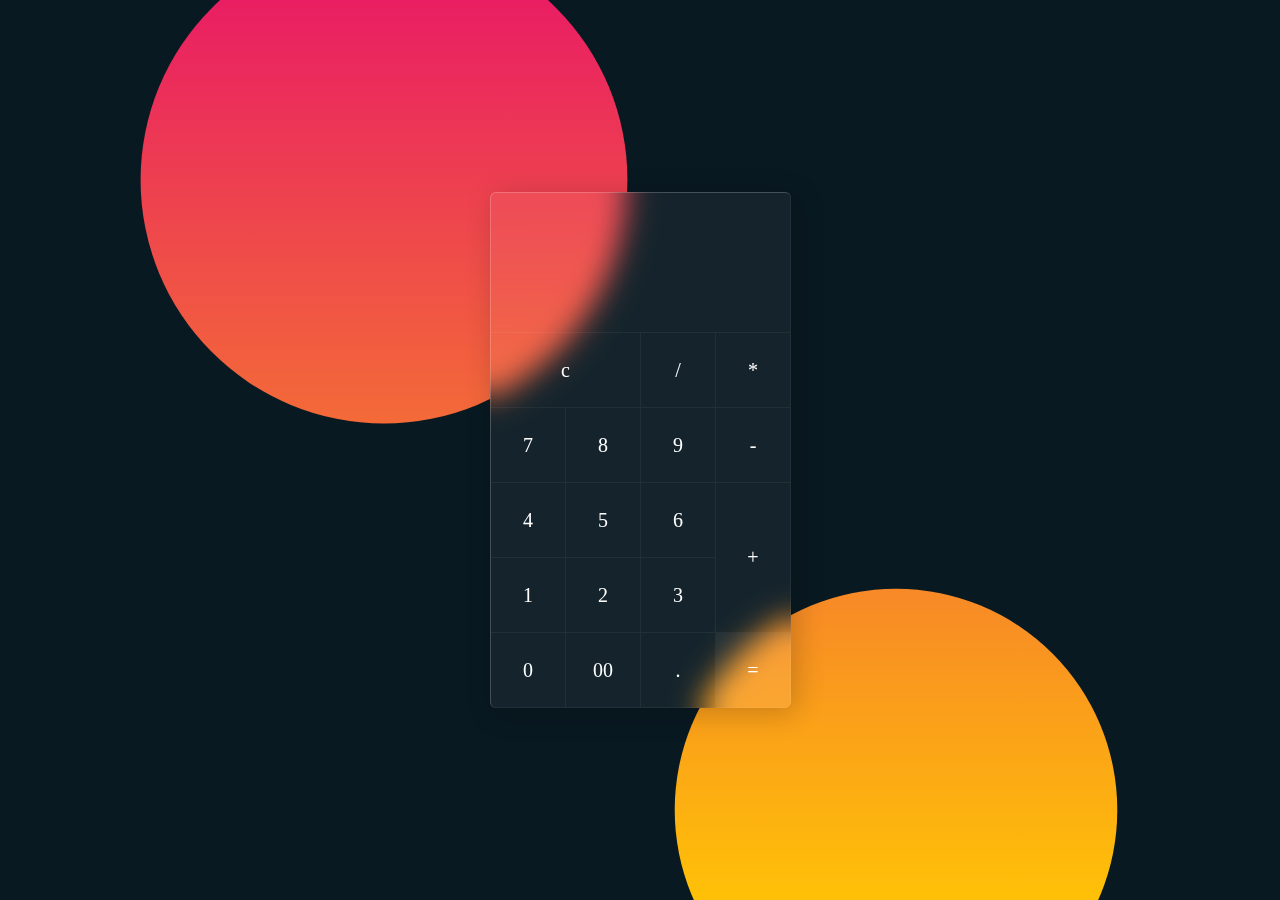
<file: calculator+glassmorphsim/index.html>
<!DOCTYPE html>
<html lang="en">
<head>
  <meta charset="UTF-8">
  <meta http-equiv="X-UA-Compatible" content="IE=edge">
  <meta name="viewport" content="width=device-width, initial-scale=1.0">
  <link rel="stylesheet" href="style.css">
  <title>Calculator</title>
</head>
<body>
  <div class="container">
    <form name="calc" class="calculator">
      <input type="text" readonly class="value" name="txt"/>
      <span class="num clear" onclick="calc.txt.value =''">c</span>
      <span class="num" onclick="document.calc.txt.value += '/'">/</span>
      <span class="num" onclick="document.calc.txt.value += '*'">*</span>
      <span class="num" onclick="document.calc.txt.value += '7'">7</span>
      <span class="num" onclick="document.calc.txt.value += '8'">8</span>
      <span class="num" onclick="document.calc.txt.value += '9'">9</span>
      <span class="num" onclick="document.calc.txt.value += '-'">-</span>
      <span class="num" onclick="document.calc.txt.value += '4'">4</span>
      <span class="num" onclick="document.calc.txt.value += '5'">5</span>
      <span class="num" onclick="document.calc.txt.value += '6'">6</span>
      <span class="num plus" onclick="document.calc.txt.value += '+'">+</span>
      <span class="num" onclick="document.calc.txt.value += '1'">1</span>
      <span class="num" onclick="document.calc.txt.value += '2'">2</span>
      <span class="num" onclick="document.calc.txt.value += '3'">3</span>
      <span class="num" onclick="document.calc.txt.value += '0'">0</span>
      <span class="num" onclick="document.calc.txt.value += '00'">00</span>
      <span class="num" onclick="document.calc.txt.value += '.'">.</span>
      <span class="num equal" onclick="document.calc.txt.value = eval(calc.txt.value)">=</span>

    </form>
  </div>
</body>
<script src="script.js"></script>
<script>
  VanillaTilt.init(document.querySelector(".container"), {
      max: 15,
      speed: 400,
      glare: true,
      "max-glare":0.2,
    });
</script>
</html>
</file>
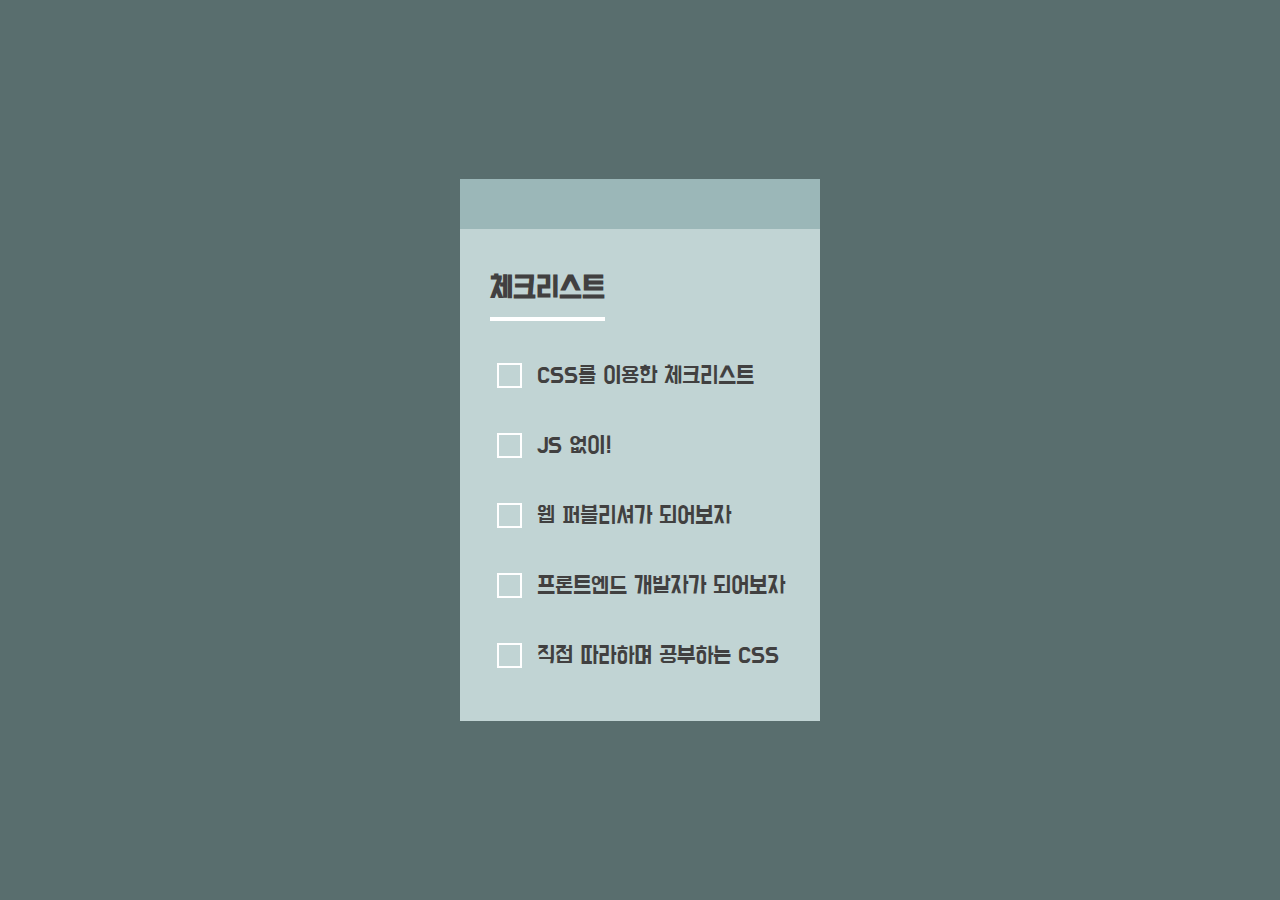
<file: custom Checkbox/index.html>
<!DOCTYPE html>
<html lang="en">
<head>
  <meta charset="UTF-8">
  <meta http-equiv="X-UA-Compatible" content="IE=edge">
  <meta name="viewport" content="width=device-width, initial-scale=1.0">
  <title>Checkbox</title>
  <link rel="preconnect" href="https://fonts.googleapis.com">
  <link rel="preconnect" href="https://fonts.gstatic.com" crossorigin>
  <link href="https://fonts.googleapis.com/css2?family=Do+Hyeon&display=swap" rel="stylesheet">
  <link rel="stylesheet" href="style.css">
</head>
<body>
  <div class="list">
    <h2>체크리스트</h2>
    <label>
      <input type="checkbox" name="">
      <i></i>
      <span>CSS를 이용한 체크리스트</span>
    </label>
    <label>
      <input type="checkbox" name="">
      <i></i>
      <span>JS 없이!</span>
    </label>
    <label>
      <input type="checkbox" name="">
      <i></i>
      <span>웹 퍼블리셔가 되어보자</span>
    </label>
    <label>
      <input type="checkbox" name="">
      <i></i>
      <span>프론트엔드 개발자가 되어보자</span>
    </label>
    <label>
      <input type="checkbox" name="">
      <i></i>
      <span>직접 따라하며 공부하는 CSS</span>
    </label>
  </div>
</body>
</html>
</file>
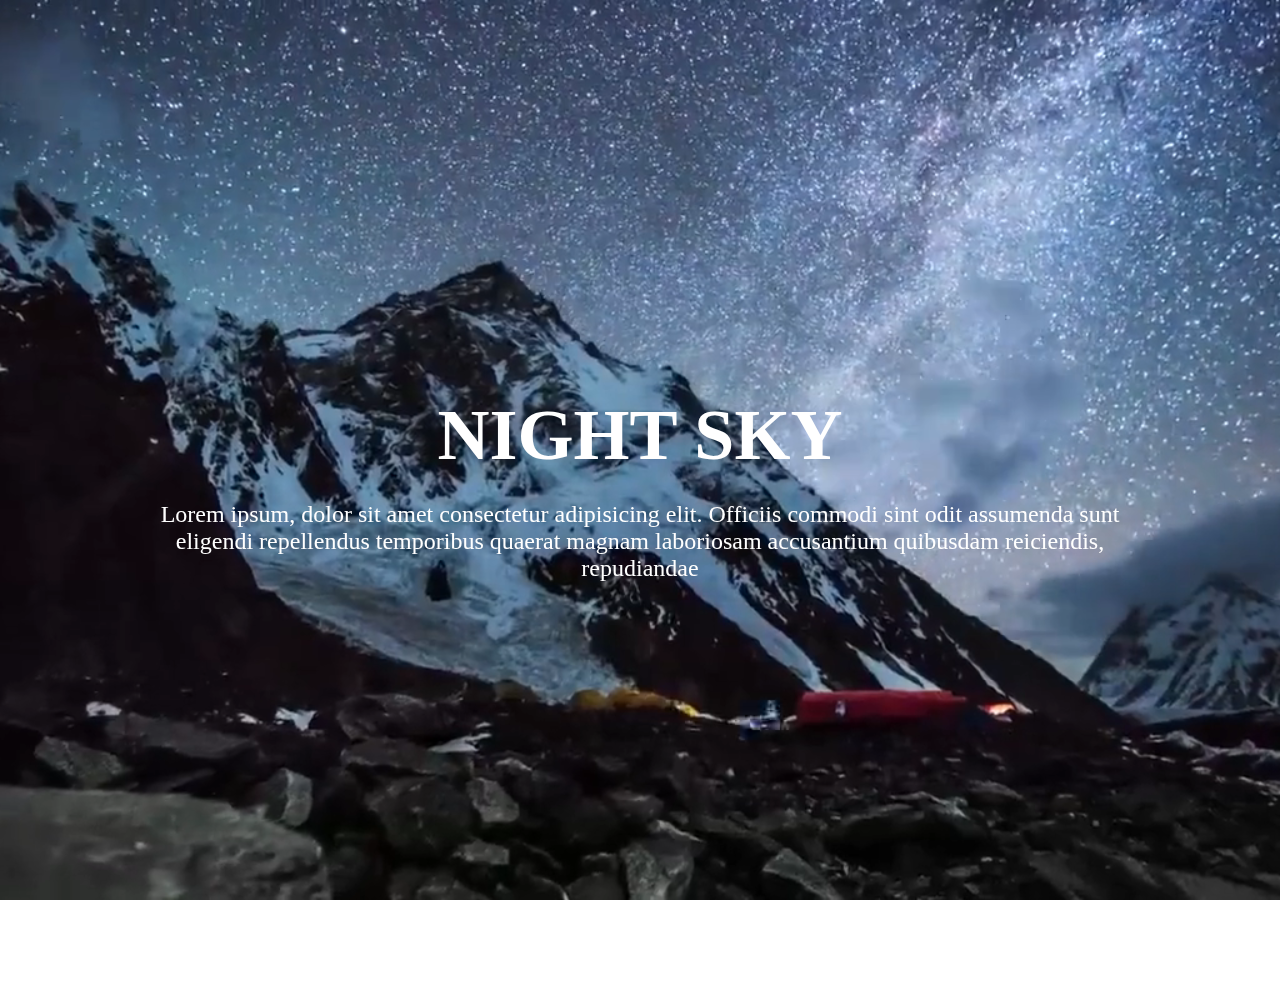
<file: fullscreen video banner/index.html>
<!DOCTYPE html>
<html lang="en">
<head>
  <meta charset="UTF-8">
  <meta http-equiv="X-UA-Compatible" content="IE=edge">
  <meta name="viewport" content="width=device-width, initial-scale=1.0">
  <title>Video Banner</title>
  <link rel="stylesheet" href="style.css">
</head>
<body>
  <div class="banner">
    <video autoplay muted loop>
      <source src="./video/Time Lapse Video Of Night Sky.mp4">
    </video>
    <div class="content">
      <h1>Night Sky</h1>
      <p>Lorem ipsum, dolor sit amet consectetur adipisicing elit. Officiis commodi sint odit assumenda sunt eligendi repellendus temporibus quaerat magnam laboriosam accusantium quibusdam reiciendis, repudiandae</p>
    </div>
  </div>
</body>
</html>
</file>
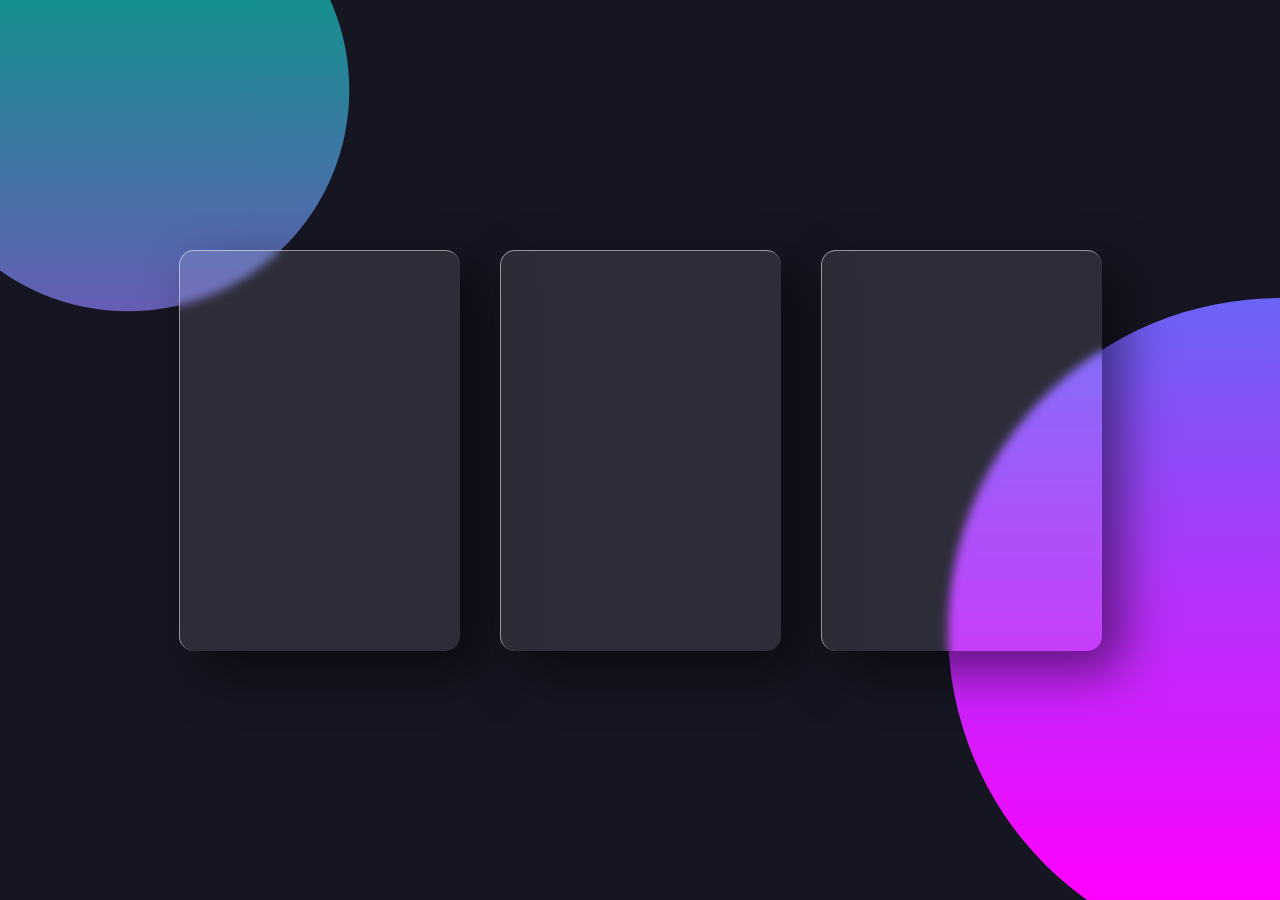
<file: glassmorphism/index.html>
<!DOCTYPE html>
<html lang="en">
<head>
  <meta charset="UTF-8">
  <meta http-equiv="X-UA-Compatible" content="IE=edge">
  <meta name="viewport" content="width=device-width, initial-scale=1.0">
  <title>Glassmorphism</title>
  <link rel="stylesheet" href="style.css">
</head>
<body>
  <div class="container">
    <div class="card">
      <div class="content">
        <h2>01</h2>
        <h3>Carde One</h3>
        <p>Lorem ipsum dolor sit amet consectetur adipisicing elit. Aliquam quaerat possimus cum autem, eaque recusandae soluta ipsam fugit nemo quis quia voluptatem</p>
        <a href="#">Read More</a>
      </div>
    </div>
    <div class="card">
      <div class="content">
        <h2>02</h2>
        <h3>Carde Two</h3>
        <p>Lorem ipsum dolor sit amet consectetur adipisicing elit. Aliquam quaerat possimus cum autem, eaque recusandae
          soluta ipsam fugit nemo quis quia voluptatem ipsum ducimus</p>
        <a href="#">Read More</a>
      </div>
    </div>
    <div class="card">
      <div class="content">
        <h2>03</h2>
        <h3>Carde Three</h3>
        <p>Lorem ipsum dolor sit amet consectetur adipisicing elit. Aliquam quaerat possimus cum autem, eaque recusandae
          soluta ipsam fugit nemo quis quia voluptatem ipsum ducimus</p>
        <a href="#">Read More</a>
      </div>
    </div>
  </div>
</body>
<script src="script.js"></script>
<script>
  VanillaTilt.init(document.querySelectorAll(".card"),{
    max: 25,
    speed: 400,
    glare: true,
    "max-glare": 1,
  });
</script>
</html>
</file>
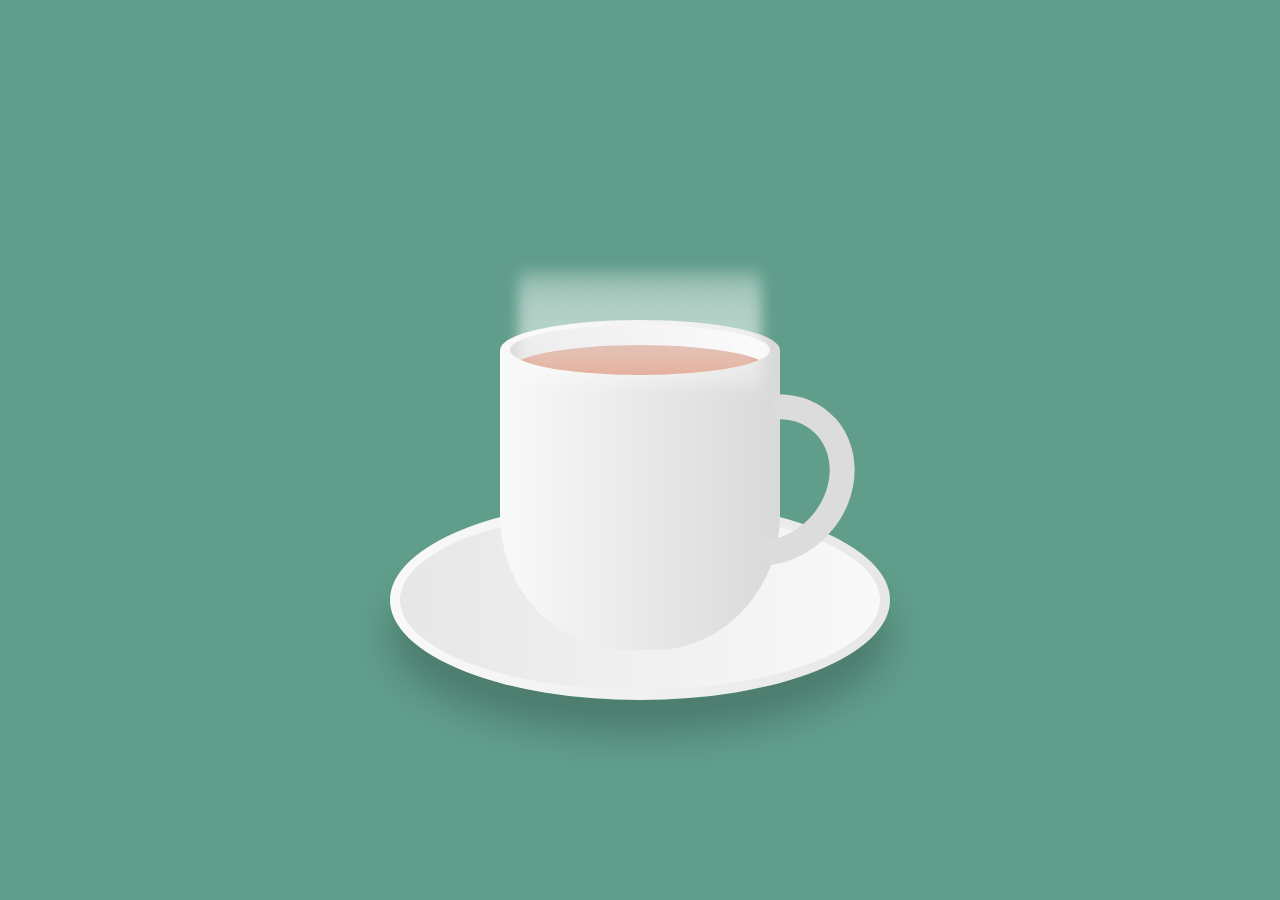
<file: hot cup/index.html>
<!DOCTYPE html>
<html lang="en">

<head>
  <meta charset="UTF-8">
  <meta http-equiv="X-UA-Compatible" content="IE=edge">
  <meta name="viewport" content="width=device-width, initial-scale=1.0">
  <title>Cup</title>
  <link rel="stylesheet" href="style.css">
</head>

<body>
  <div class="container">
    <div class="plate"></div>
    <div class="cup">
      <div class="top">
        <div class="vapour">
          <span style="--i:1;"></span>
          <span style="--i:5;"></span>
          <span style="--i:12;"></span>
          <span style="--i:4;"></span>
          <span style="--i:15;"></span>
          <span style="--i:18;"></span>
          <span style="--i:6;"></span>
          <span style="--i:16;"></span>
          <span style="--i:2;"></span>
          <span style="--i:13;"></span>
          <span style="--i:3;"></span>
          <span style="--i:14;"></span>
          <span style="--i:9;"></span>
          <span style="--i:19;"></span>
          <span style="--i:8;"></span>
          <span style="--i:10;"></span>
          <span style="--i:17;"></span>
          <span style="--i:11;"></span>
          <span style="--i:7;"></span>
          <span style="--i:20;"></span>
        </div>
        <div class="circle">
          <div class="tea"></div>
        </div>
      </div>
      <div class="handle"></div>
    </div>
  </div>
</body>

</html>
</file>
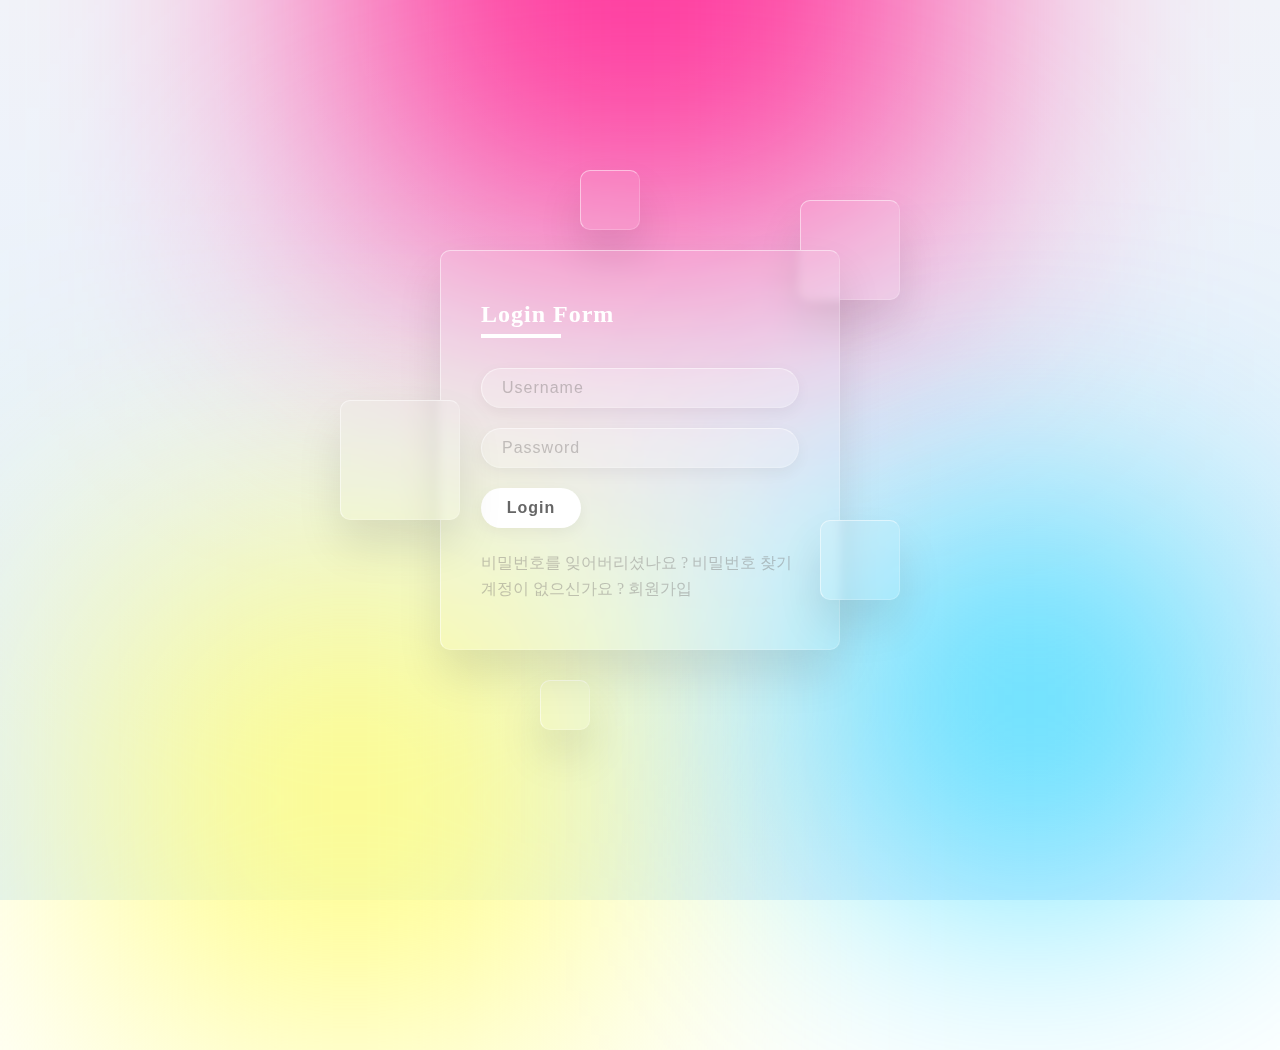
<file: login form-glassmorphsim/index.html>
<!DOCTYPE html>
<html lang="en">
<head>
  <meta charset="UTF-8">
  <meta http-equiv="X-UA-Compatible" content="IE=edge">
  <meta name="viewport" content="width=device-width, initial-scale=1.0">
  <link rel="stylesheet" href="style.css">
  <title>icon hover & Glassmorphism</title>
</head>
<body>
  <section>
    <div class="color"></div>
    <div class="color"></div>
    <div class="color"></div>
    <div class="box">
      <div class="square" style="--i:0;"></div>
      <div class="square" style="--i:1;"></div>
      <div class="square" style="--i:2;"></div>
      <div class="square" style="--i:3;"></div>
      <div class="square" style="--i:4;"></div>
      <div class="container">
        <div class="form">
          <h2>Login Form</h2>
          <form>
            <div class="inputBox">
              <input type="text" placeholder="Username">
            </div>
            <div class="inputBox">
              <input type="password" placeholder="Password">
            </div>
            <div class="inputBox">
              <input type="submit" value="Login">
            </div>
            <p class="forget">비밀번호를 잊어버리셨나요 ? <a href="#">비밀번호 찾기</a></p>
            <p class="forget">계정이 없으신가요 ? <a href="#">회원가입</a></p>
          </form>
        </div>
      </div>
    </div>
  </section>
</body>
</html>
</file>
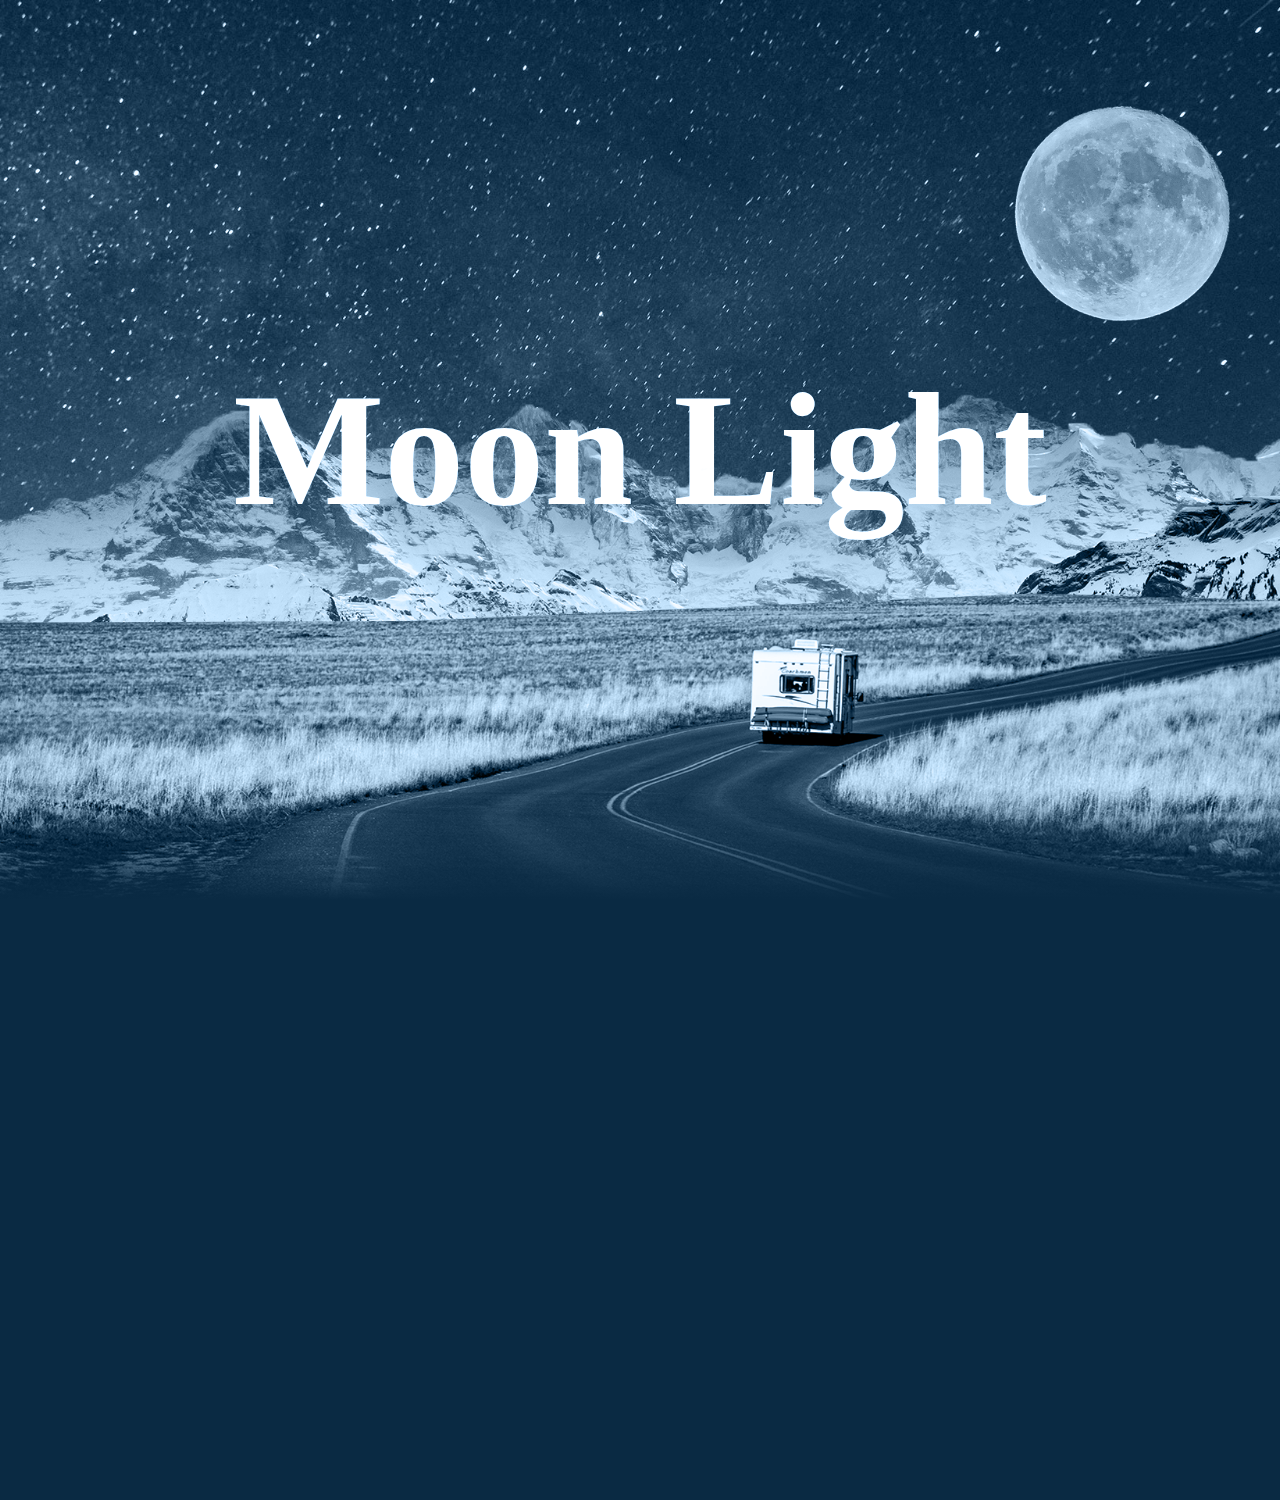
<file: parallax scrolling/index.html>
<!DOCTYPE html>
<html lang="en">
<head>
  <meta charset="UTF-8">
  <meta http-equiv="X-UA-Compatible" content="IE=edge">
  <meta name="viewport" content="width=device-width, initial-scale=1.0">
  <title>Parallax Scrolling</title>
  <link rel="stylesheet" href="style.css">
</head>
<body>
  <section>
    <img src="./images/bg.jpg" id="bg">
    <img src="./images/moon.png" id="moon">
    <img src="./images/mountain.png" id="mountain">
    <img src="./images/road.png" id="road">
    <h2 id="text">Moon Light</h2>
  </section>
</body>
<script src="script.js"></script>
</html>
</file>
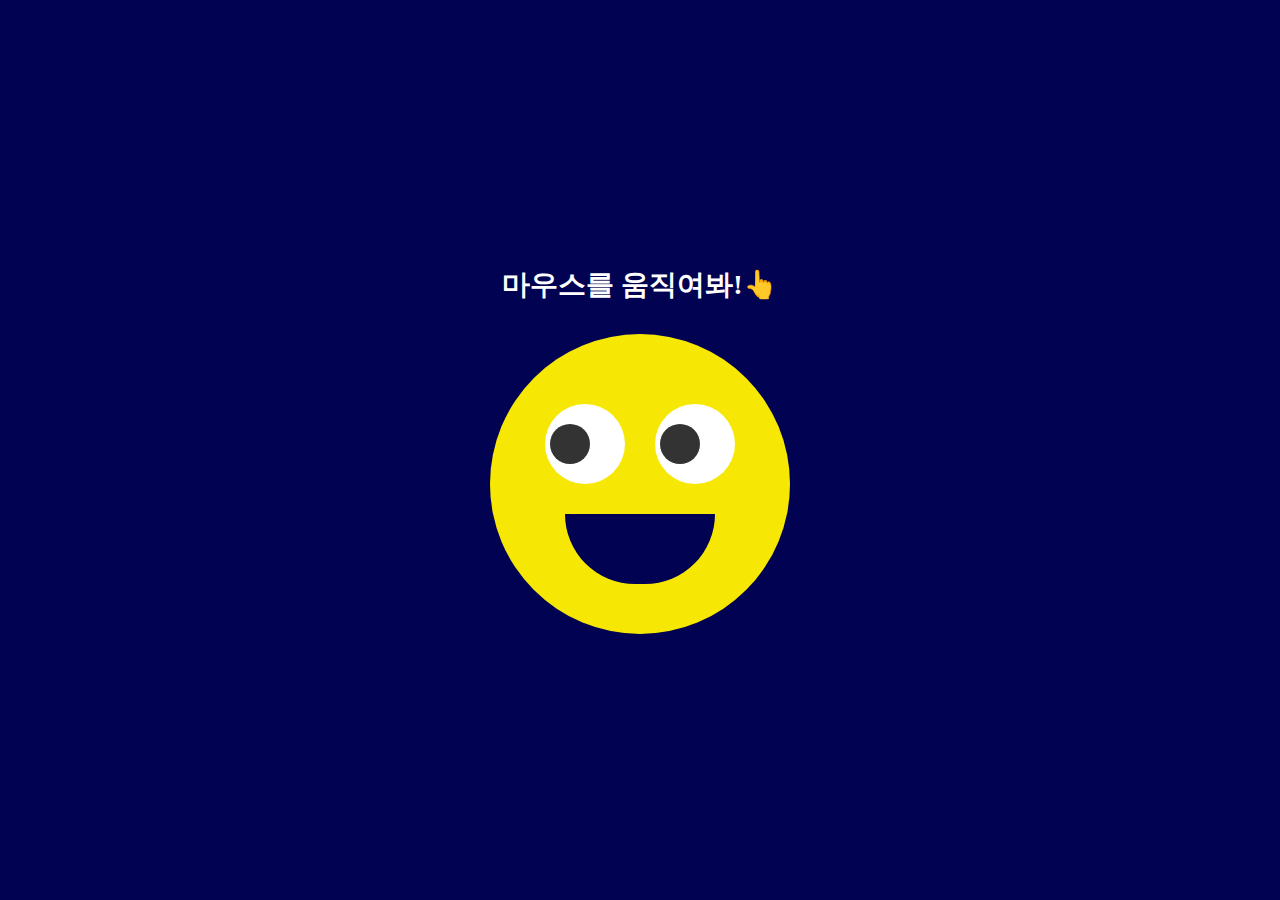
<file: smile face/index.html>
<!DOCTYPE html>
<html lang="en">

<head>
  <meta charset="UTF-8">
  <meta http-equiv="X-UA-Compatible" content="IE=edge">
  <meta name="viewport" content="width=device-width, initial-scale=1.0">
  <title>Smile Face</title>
  <link rel="stylesheet" href="style.css">
</head>

<body>
  <div class="content">
    <div class="move">
      마우스를 움직여봐!👆
    </div>
    <div class="face">
      <div class="eyes">
        <div class="eye"></div>
        <div class="eye"></div>
      </div>
    </div>
  </div>

</body>
<script src="script.js"></script>

</html>
</file>
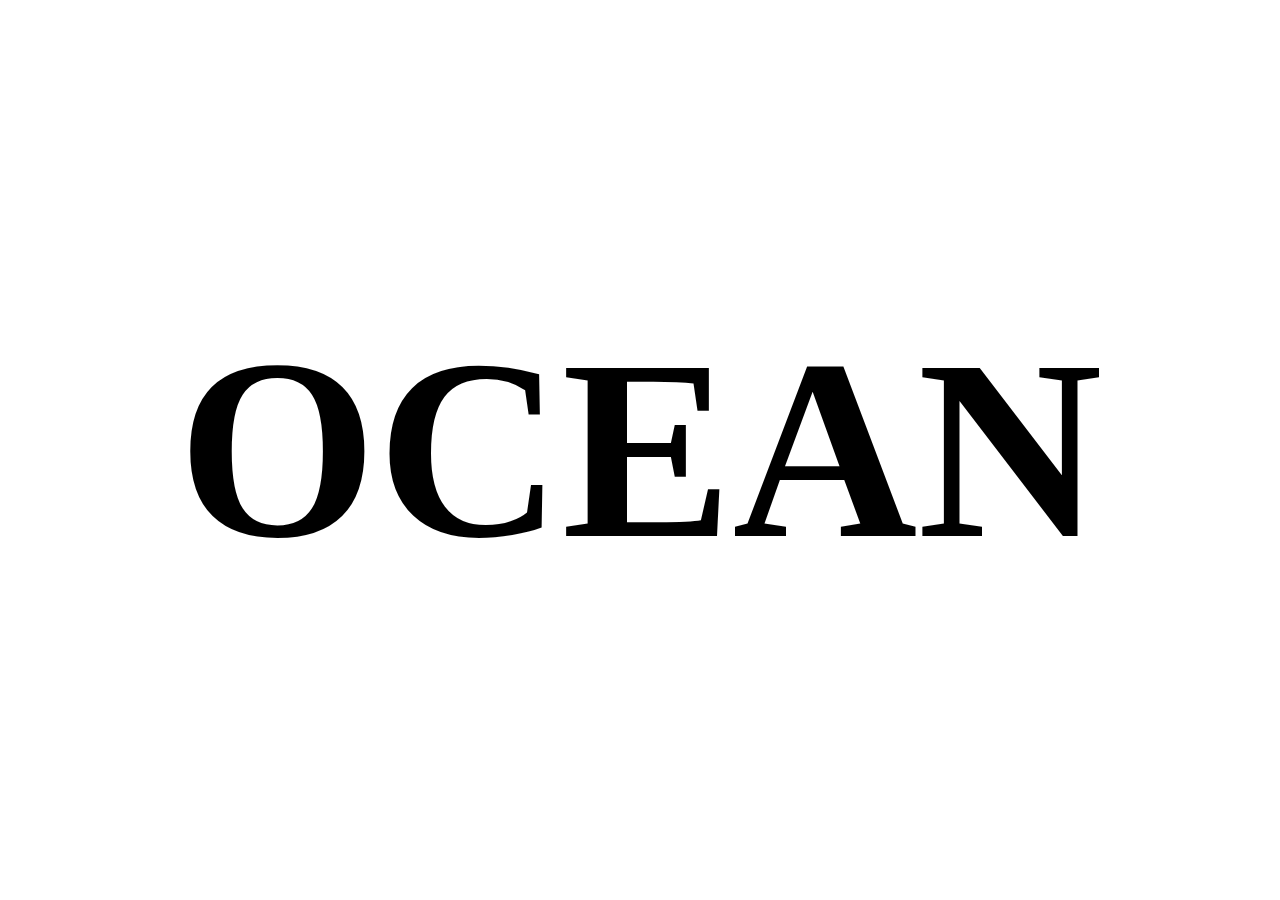
<file: Video Inside Text/index.html>
<!DOCTYPE html>
<html lang="en">
<head>
  <meta charset="UTF-8">
  <meta http-equiv="X-UA-Compatible" content="IE=edge">
  <meta name="viewport" content="width=device-width, initial-scale=1.0">
  <title>Video Inside Text</title>
  <link rel="stylesheet" href="style.css">
</head>
<body>
  <div class="banner">
    <video src="https://player.vimeo.com/external/340670744.sd.mp4?s=710dfd366853ba94ce472c5c59e323b61c2ff8dc&profile_id=164" autoplay muted loop>
    </video>
    <h2>Ocean
    </h2>
  </div>
</body>
</html>
</file>
<file: calculator+glassmorphsim/style.css>
* {
  margin: 0;
  padding: 0;
  box-sizing: border-box;
}

body {
  display: flex;
  justify-content: center;
  align-items: center;
  min-height: 100vh;
  background: #091921;
}

body::before {
  content: '';
  position: absolute;
  top: 0;
  left: 0;
  width: 100%;
  height: 100%;
  background: linear-gradient(#e91e63, #ffc107);
  clip-path: circle(22% at 30% 20%);
}

body::after {
  content: '';
  position: absolute;
  top: 0;
  left: 0;
  width: 100%;
  height: 100%;
  background: linear-gradient(#e91e63, #ffc107);
  clip-path: circle(20% at 70% 90%);
}

.container {
  position: relative;
  background: rgba(255, 255, 255, 0.05);
  border-radius: 6px;
  overflow: hidden;
  z-index: 10;
  backdrop-filter: blur(15px);
  border-top: 1px solid rgba(255, 255, 255, 0.2);
  border-left: 1px solid rgba(255, 255, 255, 0.2);
  box-shadow: 5px 5px 30px rgba(0, 0, 0, 0.2);
}

.container .calculator {
  position: relative;
  display: grid;
}

.container .calculator .value {
  grid-column: span 4;
  height: 140px;
  width: 300px;
  text-align: right;
  border: none;
  outline: navajowhite;
  padding: 10px;
  font-size: 30px;
  background: transparent;
  color: #fff;
  border-bottom: 1px solid rgba(255, 255, 255, 0.05);
  border-right: 1px solid rgba(255, 255, 255, 0.05);
}

.container .calculator span {
  display: grid;
  place-items: center;
  width: 75px;
  height: 75px;
  color: #fff;
  font-weight: 400;
  cursor: pointer;
  font-size: 20px;
  user-select: none;
  border-bottom: 1px solid rgba(255, 255, 255, 0.05);
  border-right: 1px solid rgba(255, 255, 255, 0.05);
  transition: 0.5s;
}

.container .calculator span:hover {
  transition: 0%;
  background: rgba(255, 255, 255, 0.05);
}

.container .calculator span:active {
  background: rgba(255, 255, 255, 0.8);
  color: #192f00;
  font-size: 24px;
  font-weight: 500;
}

.container .calculator .clear {
  grid-column: span 2;
  width: 150px;
}

.container .calculator .plus {
  grid-row: span 2;
  height: 150px;
}

.equal {
  background: rgba(255, 255, 255, 0.05);
}
</file>
<file: custom Checkbox/style.css>
:root {
  --font-color: rgb(65, 64, 64);
}

* {
  margin: 0;
  padding: 0;
  box-sizing: border-box;
  font-family: 'Do Hyeon', sans-serif;
}

body {
  display: flex;
  justify-content: center;
  align-items: center;
  min-height: 100vh;
  background: rgb(89, 110, 110);
}

.list {
  padding: 30px 75px 10px 30px;
  position: relative;
  background: rgb(193, 212, 212);
  border-top: 50px solid rgb(155, 183, 184);
}

.list h2 {
  color: var(--font-color);
  font-size: 30px;
  padding: 10px 0;
  display: inline-block;
  border-bottom: 4px solid #fff;
}

.list label {
  position: relative;
  display: block;
  margin: 40px 0;
  color: var(--font-color);
  font-size: 24px;
  cursor: pointer;
}

.list input[type='checkbox'] {
  -webkit-appearance: none;
}

.list i {
  position: absolute;
  top: 2px;
  display: inline-block;
  width: 25px;
  height: 25px;
  border: 2px solid #fff;
}

.list input[type='checkbox']:checked ~ i {
  top: 1px;
  border-top: none;
  border-right: none;
  height: 15px;
  width: 25px;
  transform: rotate(-45deg);
}

.list span {
  position: relative;
  left: 40px;
  transition: 0.5s;
}

.list span:before {
  content: '';
  position: absolute;
  top: 50%;
  left: 0;
  width: 100%;
  height: 1px;
  background: #fff;
  transform: translateY(-50%) scaleX(0);
  transform-origin: right;
  transition: transform 0.5s;
}

.list input[type='checkbox']:checked ~ span:before {
  transform: translateY(-50%) scaleX(1);
  transform-origin: left;
  transition: transform 0.5s;
}

.list input[type='checkbox']:checked ~ span {
  color: #fff;
}
</file>
<file: fullscreen video banner/style.css>
body {
  margin: 0;
  padding: 0;
}

.banner {
  width: 100%;
  height: 100vh;
  overflow: hidden;
  display: flex;
  justify-content: center;
  align-items: center;
  height: 1000px;
}

.banner video {
  position: absolute;
  top: 0;
  left: 0;
  object-fit: cover;
  width: 100%;
  height: 100%;
  pointer-events: none;
}

.content {
  position: relative;
  z-index: 1;
  max-width: 1000px;
  margin: 0 auto;
  text-align: center;
}

.content h1 {
  margin: 0;
  padding: 0;
  font-size: 4.5rem;
  text-transform: uppercase;
  color: #fff;
}

.content p {
  font-size: 1.5rem;
  color: #fff;
}
</file>
<file: glassmorphism/style.css>
* {
  margin: 0;
  padding: 0;
}

body {
  display: flex;
  justify-content: center;
  align-items: center;
  min-height: 100vh;
  background-color: #161623;
}

body::before {
  content: '';
  position: absolute;
  top: 0;
  left: 0;
  width: 100%;
  height: 100%;
  background: linear-gradient(#2196f3, #f0f);
  clip-path: circle(30% at right 70%);
}

body::after {
  content: '';
  position: absolute;
  top: 0;
  left: 0;
  width: 100%;
  height: 100%;
  background: linear-gradient(#158f8f, #f0f);
  clip-path: circle(20% at 10% 10%);
}

.container {
  position: relative;
  display: flex;
  justify-content: center;
  align-items: center;
  max-width: 1200px;
  flex-wrap: wrap;
  z-index: 1;
}

.container .card {
  position: relative;
  width: 280px;
  height: 400px;
  margin: 20px;
  box-shadow: 20px 20px 50px rgba(0, 0, 0, 0.5);
  border-radius: 15px;
  background-color: rgba(255, 255, 255, 0.1);
  overflow: hidden;
  display: flex;
  justify-content: center;
  align-items: center;
  border-top: 1px solid rgba(255, 255, 255, 0.5);
  border-left: 1px solid rgba(255, 255, 255, 0.5);
  backdrop-filter: blur(5px);
}

.container .card .content {
  padding: 20px;
  text-align: center;
  transition: 0.5s;
  opacity: 0;
  transform: translateY(100px);
}

.container .card:hover .content {
  transform: translateY(0px);
  opacity: 1;
}

.container .card .content h2 {
  position: absolute;
  top: -40px;
  right: 30px;
  font-size: 8em;
  color: rgba(255, 255, 255, 0.05);
  pointer-events: none;
}

.container .card .content h3 {
  font-size: 1.6em;
  color: #fff;
  z-index: 1;
  margin-top: 50px;
}

.container .card .content p {
  font-size: 1em;
  color: #fff;
  font-weight: 300;
}

.container .card .content a {
  text-decoration: none;
  position: relative;
  display: inline-block;
  padding: 8px 20px;
  margin-top: 15px;
  background-color: #fff;
  color: #000;
  border-radius: 20px;
  font-weight: bold;
  box-shadow: 0 5px 15px rgba(0, 0, 0, 0.3);
}
</file>
<file: hot cup/style.css>
* {
  margin: 0;
  padding: 0;
  box-sizing: border-box;
}

body {
  display: flex;
  justify-content: center;
  align-items: center;
  min-height: 100vh;
  background-color: #609d8b;
}

.container {
  position: relative;
  top: 50px;
}

.cup {
  position: relative;
  width: 280px;
  height: 300px;
  background: linear-gradient(to right, #f9f9f9, #d9d9d9);
  border-bottom-left-radius: 45%;
  border-bottom-right-radius: 45%;
}

.top {
  position: absolute;
  top: -30px;
  left: 0;
  width: 100%;
  height: 60px;
  background: linear-gradient(to right, #f9f9f9, #d9d9d9);
  border-radius: 50%;
}

.circle {
  position: absolute;
  top: 5px;
  left: 10px;
  width: calc(100% - 20px);
  height: 50px;
  background: linear-gradient(to left, #f9f9f9, #d9d9d9);
  border-radius: 50%;
  overflow: hidden;
}

.tea {
  position: absolute;
  top: 20px;
  left: 0;
  width: 100%;
  height: 100%;
  background: linear-gradient(#c57e65, #e28462);
  border-radius: 50%;
}

.handle {
  position: absolute;
  right: -70px;
  top: 40px;
  width: 160px;
  height: 180px;
  border: 25px solid #dcdcdc;
  border-left: 25px solid transparent;
  border-bottom: 25px solid transparent;
  border-radius: 50%;
  transform: rotate(42deg);
}

.plate {
  position: absolute;
  bottom: -50px;
  left: 50%;
  transform: translateX(-50%);
  width: 500px;
  height: 200px;
  background: linear-gradient(to right, #f9f9f9, #e7e7e7);
  border-radius: 50%;
  box-shadow: 0 35px 35px rgba(0, 0, 0, 0.2);
}

.plate::before {
  content: '';
  position: absolute;
  top: 10px;
  left: 10px;
  right: 10px;
  bottom: 10px;
  border-radius: 50%;
  background: linear-gradient(to left, #f9f9f9, #e7e7e7);
}

.plate::after {
  content: '';
  position: absolute;
  top: 30px;
  left: 30px;
  right: 30px;
  bottom: 30px;
  border-radius: 50%;
  background: redial-gradient(rgba(0, 0, 0, 0.2) 25%, transparent, transparent);
}

.vapour {
  position: relative;
  display: flex;
  z-index: 1;
  padding: 0 20px;
}

.vapour span {
  position: relative;
  bottom: 50px;
  display: block;
  margin: 0 2px 50px;
  min-width: 8px;
  height: 120px;
  background: #fff;
  border-radius: 50%;
  animation: animate 5s linear infinite;
  filter: blur(8px);
  animation-delay: calc(var(--i) * -0.5s);
}

@keyframes animate {
  0% {
    transform: translateY(0) scaleX(1);
    opacity: 0;
  }
  15% {
    opacity: 1;
  }
  50% {
    transform: translateY(-150px) scaleX(5);
  }
  95% {
    opacity: 0;
  }
  100% {
    transform: translateY(-300px) scaleX(10);
  }
}
</file>
<file: login form-glassmorphsim/style.css>
* {
  margin: 0;
  padding: 0;
  box-sizing: border-box;
}

body {
  overflow: hidden;
}

a {
  color: #fff;
  text-decoration: none;
}

section {
  display: flex;
  justify-content: center;
  align-items: center;
  min-height: 100vh;
  background: linear-gradient(to bottom, #f1f4f9, #dff1ff);
}

section .color {
  position: absolute;
  filter: blur(150px);
}

section .color:nth-child(1) {
  top: -350px;
  width: 600px;
  height: 600px;
  background: #ff359b;
}

section .color:nth-child(2) {
  bottom: -150px;
  left: 100px;
  width: 500px;
  height: 500px;
  background: #fffd87;
}

section .color:nth-child(2) {
  bottom: -150px;
  left: 100px;
  width: 500px;
  height: 500px;
  background: #fffd87;
}

section .color:nth-child(3) {
  bottom: 50px;
  right: 100px;
  width: 300px;
  height: 300px;
  background: #00d2ff;
}

.box {
  position: relative;
}

.box .square {
  position: absolute;
  backdrop-filter: blur(5px);
  box-shadow: 0 25px 45px rgba(0, 0, 0, 0.1);
  border: 1px solid rgba(255, 255, 255, 0.5);
  border-right: 1px solid rgba(255, 255, 255, 0.2);
  border-bottom: 1px solid rgba(255, 255, 255, 0.2);
  background: rgba(255, 255, 255, 0.1);
  border-radius: 10px;
  animation: animate 10s linear infinite;
  animation-delay: calc(-1s * var(--i));
}

@keyframes animate {
  0%,
  100% {
    transform: translateY(-40px);
  }
  50% {
    transform: translateY(40px);
  }
}

.box .square:nth-child(1) {
  top: -50px;
  right: -60px;
  width: 100px;
  height: 100px;
}

.box .square:nth-child(2) {
  top: 150px;
  left: -100px;
  width: 120px;
  height: 120px;
  z-index: 2;
}

.box .square:nth-child(3) {
  bottom: 50px;
  right: -60px;
  width: 80px;
  height: 80px;
  z-index: 2;
}

.box .square:nth-child(4) {
  bottom: -80px;
  left: 100px;
  width: 50px;
  height: 50px;
}

.box .square:nth-child(5) {
  top: -80px;
  left: 140px;
  width: 60px;
  height: 60px;
}

.container {
  position: relative;
  width: 400px;
  min-height: 400px;
  background: rgba(255, 255, 255, 0.1);
  border-radius: 10px;
  display: flex;
  justify-content: center;
  align-items: center;
  backdrop-filter: blur(5px);
  box-shadow: 0 25px 45px rgba(0, 0, 0, 0.1);
  border: 1px solid rgba(255, 255, 255, 0.5);
  border-right: 1px solid rgba(255, 255, 255, 0.2);
  border-bottom: 1px solid rgba(255, 255, 255, 0.2);
}

.form {
  position: relative;
  width: 100%;
  height: 100%;
  padding: 40px;
}

.form h2 {
  position: relative;
  color: #fff;
  font-size: 24px;
  font-weight: 600;
  letter-spacing: 1px;
  margin-bottom: 40px;
}

.form h2::before {
  content: '';
  position: absolute;
  left: 0;
  bottom: -10px;
  width: 80px;
  height: 4px;
  background: #fff;
}

.form .inputBox {
  width: 100%;
  margin-top: 20px;
}

.form .inputBox input {
  width: 100%;
  background: rgba(255, 255, 255, 0.2);
  border: none;
  outline: none;
  padding: 10px 20px;
  border-radius: 35px;
  border: 1px solid rgba(255, 255, 255, 0.5);
  border-right: 1px solid rgba(255, 255, 255, 0.2);
  border-bottom: 1px solid rgba(255, 255, 255, 0.2);
  font-size: 16px;
  letter-spacing: 1px;
  color: rgba(0, 0, 0, 0.5);
  box-shadow: 0 5px 15px rgba(0, 0, 0, 0.05);
}

.form .inputBox input::placeholder {
  color: rgba(116, 111, 111, 0.397);
}

.form .inputBox input[type='submit'] {
  background: #fff;
  color: #666;
  max-width: 100px;
  cursor: pointer;
  margin-bottom: 20px;
  font-weight: 600;
}

.forget {
  margin-top: 5px;
  color: rgba(116, 111, 111, 0.397);
}

.forget a {
  color: rgba(116, 111, 111, 0.397);
}
</file>
<file: parallax scrolling/style.css>
* {
  margin: 0;
  padding: 0;
}

body {
  background: #0a2a43;
  min-height: 1500px;
}

section {
  position: relative;
  width: 100%;
  height: 100vh;
  overflow: hidden;
  display: flex;
  justify-content: center;
  align-items: center;
}

section::before {
  content: '';
  position: absolute;
  bottom: 0;
  width: 100%;
  height: 100px;
  background: linear-gradient(to top, #0a2a43, transparent);
  z-index: 1000;
}

section::after {
  content: '';
  position: absolute;
  top: 0;
  left: 0;
  width: 100%;
  height: 100%;
  background: #0a2a43;
  z-index: 1000;
  mix-blend-mode: color;
}

section img {
  position: absolute;
  top: 0;
  left: 0;
  width: 100%;
  height: 100%;
  object-fit: cover;
  pointer-events: none;
}

#text {
  position: relative;
  color: #fff;
  font-size: 10em;
}

#road {
  z-index: 1;
}
</file>
<file: smile face/style.css>
* {
  margin: 0;
  padding: 0;
}

body {
  display: flex;
  justify-content: center;
  align-items: center;
  min-height: 100vh;
  background-color: rgb(2, 2, 82);
}

.move {
  display: flex;
  justify-content: center;
  align-items: center;
  color: #fff;
  font-size: 28px;
  font-weight: 700;
  margin-bottom: 30px;
}

.face {
  position: relative;
  width: 300px;
  height: 300px;
  border-radius: 50%;
  background-color: rgb(247, 231, 4);
  display: flex;
  justify-content: center;
  align-items: center;
}

.face::before {
  content: '';
  position: absolute;
  top: 180px;
  width: 150px;
  height: 70px;
  background-color: rgb(2, 2, 82);
  border-bottom-left-radius: 70px;
  border-bottom-right-radius: 70px;
  transition: 0.5s;
}

.face:hover::before {
  top: 210px;
  width: 150px;
  height: 20px;
  background-color: rgb(2, 2, 82);
  border-bottom-left-radius: 0px;
  border-bottom-right-radius: 0px;
}

.eyes {
  position: relative;
  top: -40px;
  display: flex;
}

.eyes .eye {
  position: relative;
  width: 80px;
  height: 80px;
  display: block;
  background-color: #fff;
  margin: 0 15px;
  border-radius: 50%;
}

.eyes .eye::before {
  content: '';
  position: absolute;
  top: 50%;
  left: 25px;
  transform: translate(-50%, -50%);
  width: 40px;
  height: 40px;
  background-color: #333;
  border-radius: 50%;
}
</file>
<file: Video Inside Text/style.css>
* {
  margin: 0;
  padding: 0;
}

.banner {
  position: absolute;
  width: 100%;
  height: 100vh;
  overflow: hidden;
  display: flex;
  justify-content: center;
  align-items: center;
}

.banner video {
  position: absolute;
  top: 0;
  left: 0;
  width: 100%;
  height: 100%;
  object-fit: cover;
}

.banner h2 {
  position: absolute;
  top: 0;
  left: 0;
  width: 100%;
  height: 100%;
  background: #fff;
  font-size: 20vw;
  text-align: center;
  text-transform: uppercase;
  color: #000;
  line-height: 100vh;
  mix-blend-mode: color-burn;
}
</file>
